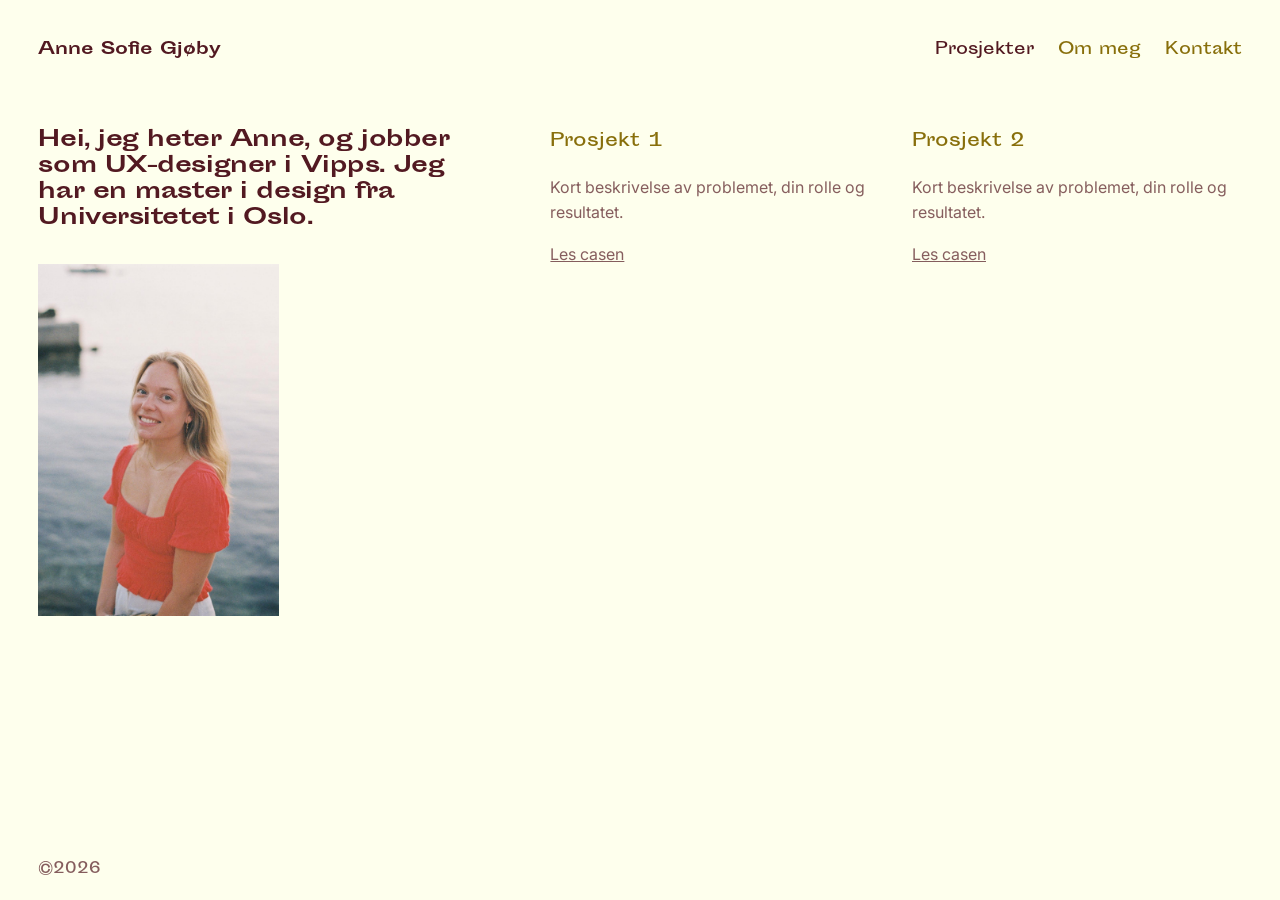
<file: index.html>
<!DOCTYPE html>
<html lang="no">
<head>
  <meta charset="UTF-8">
  <meta name="viewport" content="width=device-width, initial-scale=1">
  <title>Anne Sofie Gjøby</title>
  <!-- OBS: Beskrivelsen (her og i og:description under) og delingsbildet assets/og.jpg skal alltid ha samme tekst
       som presentasjonsteksten øverst på siden (<h1>). Endres den, må alle tre oppdateres. Se README. -->
  <meta name="description" content="Hei, jeg heter Anne, og jobber som UX-designer i Vipps. Jeg har en master i design fra Universitetet i Oslo.">
  <meta name="theme-color" content="#FEFFED">
  <link rel="canonical" href="https://annegjoby.github.io/portfolio/">

  <!-- Ikon i fanen og på hjemskjermen -->
  <link rel="icon" href="assets/favicon.svg" type="image/svg+xml">
  <link rel="icon" href="assets/favicon-32.png" type="image/png" sizes="32x32">
  <link rel="apple-touch-icon" href="assets/apple-touch-icon.png">

  <!-- Forhåndsvisning når siden deles (Slack, LinkedIn, iMessage m.m.) -->
  <meta property="og:type" content="website">
  <meta property="og:locale" content="nb_NO">
  <meta property="og:site_name" content="Anne Sofie Gjøby">
  <meta property="og:title" content="Anne Sofie Gjøby">
  <meta property="og:description" content="Hei, jeg heter Anne, og jobber som UX-designer i Vipps. Jeg har en master i design fra Universitetet i Oslo.">
  <meta property="og:url" content="https://annegjoby.github.io/portfolio/">
  <meta property="og:image" content="https://annegjoby.github.io/portfolio/assets/og.jpg">
  <meta property="og:image:width" content="1200">
  <meta property="og:image:height" content="630">
  <meta property="og:image:alt" content="Portrett av Anne Sofie Gjøby ved siden av presentasjonsteksten">
  <meta name="twitter:card" content="summary_large_image">

  <link rel="preconnect" href="https://fonts.googleapis.com">
  <link rel="preconnect" href="https://fonts.gstatic.com" crossorigin>
  <link href="https://fonts.googleapis.com/css2?family=Inter:wght@300;400;500;600&display=swap" rel="stylesheet">
  <link rel="stylesheet" href="css/style.css">
</head>
<body>
  <div class="split">
    <aside class="intro">
      <a class="logo" href="#hjem">Anne Sofie Gjøby</a>
      <!-- Denne teksten gjentas i meta description, og:description og assets/og.jpg i <head>. Oppdater alle (se README). -->
      <div class="intro-text">
        <h1 data-cursor="Om meg"><a class="intro-link" href="#om">Hei, jeg heter Anne, og jobber som UX-designer i Vipps. Jeg har en master i design fra Universitetet i Oslo.</a></h1>
        <img class="intro-photo" src="assets/anne.jpg" width="1215" height="1776" alt="Portrett av Anne Sofie Gjøby">
      </div>
      <p class="copyright">©2026</p>
    </aside>

    <div class="content">
      <nav class="site-nav" aria-label="Hovedmeny">
        <a href="#prosjekter">Prosjekter</a>
        <a href="#om">Om meg</a>
        <a href="#kontakt">Kontakt</a>
      </nav>

      <main>
        <section id="prosjekter" class="panel">
          <h2 class="section-title">Prosjekter</h2>
          <div id="project-list" class="cards"></div>
        </section>

        <section id="prosjekt" class="panel" hidden>
          <div id="project-detail"></div>
        </section>

        <section id="om" class="panel" hidden>
          <h2 class="section-title">Om meg</h2>
          <div class="cv">
            <div class="cv-col">
              <section class="cv-group">
                <h3>Arbeidserfaring</h3>
                <ul>
                  <li><span class="date">Juli 2023 – D.D.</span><strong>Senior UX designer</strong><span class="sub">Vipps</span></li>
                  <li><span class="date">August 2021 – Juni 2023</span><strong>Interaksjonsdesigner</strong><span class="sub">Sopra Steria</span></li>
                  <li><span class="date">Oktober 2020 – Juni 2021</span><strong>Deltid som UX designer</strong><span class="sub">Eyasys</span></li>
                  <li><span class="date">Juni 2020 – Juli 2020</span><strong>Sommerjobb som interaksjonsdesigner</strong><span class="sub">Bekk</span></li>
                  <li><span class="date">Januar 2018 – Desember 2018</span><strong>Gruppelærer</strong><span class="sub">Universitetet i Oslo</span></li>
                </ul>
              </section>

              <section class="cv-group">
                <h3>Utdanning</h3>
                <ul>
                  <li><span class="date">2019 – 2021</span><strong>Master i Informatikk: design, bruk og interaksjon</strong><span class="sub">Universitetet i Oslo</span></li>
                  <li><span class="date">2019</span><strong>Utveksling</strong><span class="sub">University of Melbourne</span></li>
                  <li><span class="date">2016 – 2019</span><strong>Bachelor i Informatikk: design, bruk og interaksjon</strong><span class="sub">Universitetet i Oslo</span></li>
                </ul>
              </section>
            </div>

            <div class="cv-col">
              <section class="cv-group">
                <h3>Kurs og sertifiseringer</h3>
                <ul>
                  <li><span class="date">2022</span><strong>Universell utforming</strong><span class="sub">Krav og design</span></li>
                  <li><span class="date">2022</span><strong>Universell utforming</strong><span class="sub">Grunnkurs</span></li>
                  <li><span class="date">2021</span><strong>UXQB Certified Professional for Usability and User Experience</strong><span class="sub">Foundation level (CPUX-F)</span></li>
                  <li><span class="date">2021</span><strong>Brukertesting</strong></li>
                </ul>
              </section>

              <section class="cv-group">
                <h3>Kursledelse</h3>
                <ul>
                  <li><span class="date">2022</span><strong>Kurs i avansert Miro</strong></li>
                </ul>
              </section>

              <section class="cv-group">
                <h3>Verv</h3>
                <ul>
                  <li><span class="date">2023 – D.D.</span><strong>Leder for «Strikk &amp; drikk»</strong><span class="sub">Vipps</span></li>
                  <li><span class="date">2025 – 2026</span><strong>Sosialansvarlig for designavdelingen</strong><span class="sub">Vipps</span></li>
                  <li><span class="date">2024</span><strong>Arrangør for «Design Days»</strong><span class="sub">Vipps</span></li>
                </ul>
              </section>
            </div>
          </div>

          <p class="download"><a href="assets/cv.pdf" download>Last ned CV</a></p>
        </section>

        <section id="kontakt" class="panel" hidden>
          <h2 class="section-title">Kontakt</h2>
          <a class="contact-link" href="mailto:annegjoby@gmail.com">
            <span class="contact-title">Send meg en mail 👋</span>
            <span class="contact-sub">annegjoby@gmail.com</span>
          </a>

          <a class="contact-link" href="https://www.linkedin.com/in/annegjoby" target="_blank" rel="noopener">
            <span class="contact-title">LinkedIn</span>
          </a>
        </section>
      </main>
    </div>
  </div>

  <script src="js/projects.js"></script>
  <script src="js/main.js"></script>
  <script src="js/cursor.js"></script>
</body>
</html>
</file>
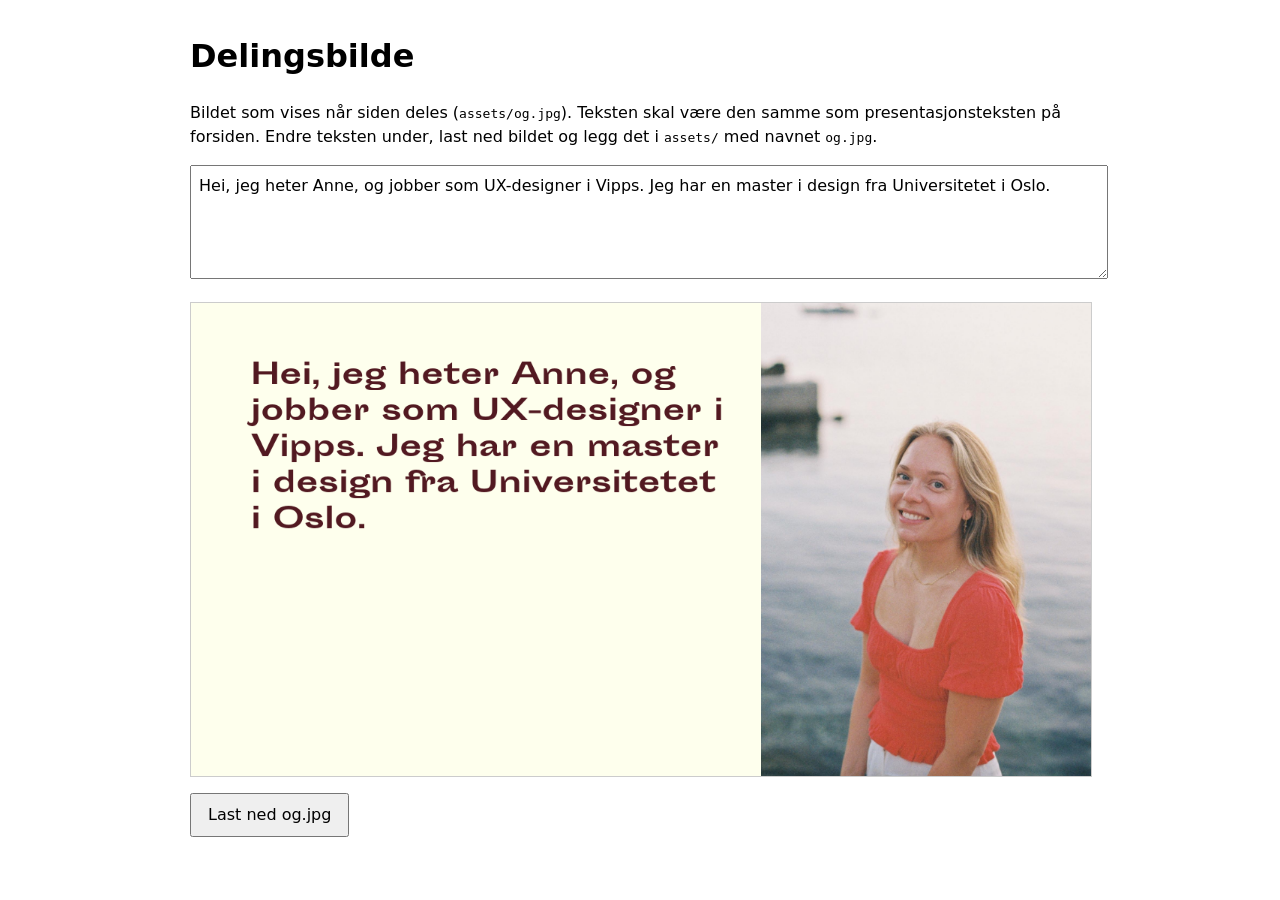
<file: tools/delingsbilde.html>
<!DOCTYPE html>
<html lang="no">
<head>
  <meta charset="UTF-8">
  <meta name="viewport" content="width=device-width, initial-scale=1">
  <meta name="robots" content="noindex">
  <title>Lag delingsbilde</title>
  <style>
    @font-face {
      font-family: "Sporting Grotesque";
      src: url("../assets/fonts/SportingGrotesque-Bold.otf") format("opentype");
      font-weight: 700;
    }
    body { max-width: 900px; margin: 2rem auto; padding: 0 1rem; font-family: system-ui, sans-serif; line-height: 1.5; }
    textarea { width: 100%; height: 6rem; font: inherit; padding: 0.5rem; }
    canvas { display: block; width: 100%; height: auto; margin: 1rem 0; border: 1px solid #ccc; }
    button { font: inherit; padding: 0.5rem 1rem; cursor: pointer; }
  </style>
</head>
<body>
  <h1>Delingsbilde</h1>
  <p>
    Bildet som vises når siden deles (<code>assets/og.jpg</code>). Teksten skal være den samme som presentasjonsteksten på forsiden.
    Endre teksten under, last ned bildet og legg det i <code>assets/</code> med navnet <code>og.jpg</code>.
  </p>

  <textarea id="text">Hei, jeg heter Anne, og jobber som UX-designer i Vipps. Jeg har en master i design fra Universitetet i Oslo.</textarea>
  <canvas id="card" width="1200" height="630"></canvas>
  <button id="download">Last ned og.jpg</button>

  <script>
    const W = 1200, H = 630; // standard størrelse for delingsbilder (ca. 1,9:1)
    const canvas = document.getElementById("card");
    const input = document.getElementById("text");

    // Deler teksten i linjer som passer innenfor bredden
    function wrap(g, text, maxWidth) {
      const lines = [];
      let line = "";
      text.split(/\s+/).forEach((word) => {
        const test = line ? `${line} ${word}` : word;
        if (line && g.measureText(test).width > maxWidth) {
          lines.push(line);
          line = word;
        } else {
          line = test;
        }
      });
      if (line) lines.push(line);
      return lines;
    }

    async function draw() {
      await document.fonts.load('700 38px "Sporting Grotesque"');
      const photo = new Image();
      photo.src = "../assets/anne.jpg";
      await photo.decode();

      const g = canvas.getContext("2d");
      g.fillStyle = "#FEFFED";
      g.fillRect(0, 0, W, H);

      // Portrett til høyre. Fyller hele høyden; beskjæres bare noen få piksler på sidene.
      const pw = 440;
      const px = W - pw;
      const scale = Math.max(pw / photo.naturalWidth, H / photo.naturalHeight);
      const sw = pw / scale, sh = H / scale;
      const sx = (photo.naturalWidth - sw) * 0.65;
      const sy = (photo.naturalHeight - sh) * 0.15;
      g.drawImage(photo, sx, sy, sw, sh, px, 0, pw, H);

      // Presentasjonsteksten øverst til venstre
      g.fillStyle = "#521921";
      g.textBaseline = "alphabetic";
      g.font = '700 38px "Sporting Grotesque"';
      const lines = wrap(g, input.value.trim(), px - 80 - 40);
      const lineHeight = 48;
      const top = 108; // første linje, med luft over (ca. 80 px til toppen av bokstavene)
      lines.forEach((line, i) => g.fillText(line, 80, top + i * lineHeight));
    }

    input.addEventListener("input", draw);
    document.getElementById("download").addEventListener("click", () => {
      canvas.toBlob((blob) => {
        const a = document.createElement("a");
        a.href = URL.createObjectURL(blob);
        a.download = "og.jpg";
        a.click();
        URL.revokeObjectURL(a.href);
      }, "image/jpeg", 0.88);
    });

    draw();
  </script>
</body>
</html>
</file>
<file: css/style.css>
/* Sporting Grotesque (Lucas Le Bihan), lisensiert under SIL Open Font License 1.1.
   Lisensteksten ligger i assets/fonts/OFL.txt. */
@font-face {
  font-family: "Sporting Grotesque";
  src: url("../assets/fonts/SportingGrotesque-Regular.otf") format("opentype");
  font-weight: 400;
  font-display: swap;
}

@font-face {
  font-family: "Sporting Grotesque";
  src: url("../assets/fonts/SportingGrotesque-Bold.otf") format("opentype");
  font-weight: 700;
  font-display: swap;
}

:root {
  --font-body: "Inter", system-ui, -apple-system, "Segoe UI", sans-serif;
  --font-display: "Sporting Grotesque", var(--font-body);
  --pad: clamp(1.25rem, 3vw, 3rem);
  --title-size: 1.125rem; /* overskrifter: prosjekttitler, CV-seksjoner og kontakt */
  --title-weight: 400;
  --burgundy: #521921;
  --butter: #FEFFED;
  --olive: #886F0B;
  --bg: var(--butter);
  --text: var(--burgundy);
  --muted: rgba(82, 25, 33, 0.7);
  --line: rgba(82, 25, 33, 0.2);
}

* { box-sizing: border-box; }

body {
  margin: 0;
  font-family: var(--font-body);
  line-height: 1.6;
  background: var(--bg);
  color: var(--text);
}

a { color: inherit; }
h1, h3 { font-family: var(--font-display); }

/* To kolonner: 40 / 60. Hele siden er smørgul. */
.split {
  display: grid;
  grid-template-columns: 2fr 3fr;
  min-height: 100vh;
  min-height: 100svh;
}

/* Venstre: presentasjon, står stille mens høyre side scroller */
.intro {
  position: sticky;
  top: 0;
  display: flex;
  flex-direction: column;
  height: 100vh;
  height: 100svh;
  padding: var(--pad);
  padding-bottom: calc(var(--pad) * 0.5); /* © står litt lengre ned */
  color: var(--burgundy);
}

.logo { font-family: var(--font-display); font-weight: 700; text-decoration: none; }

/* Toppstilt, på linje med overskriften til høyre */
.intro-text { margin-top: 4rem; }

.download {
  margin: 3rem 0 0;
  font-family: var(--font-display);
  font-size: 0.95rem;
}

/* Portrett under presentasjonen */
.intro-photo {
  display: block;
  height: min(46svh, 22rem);
  width: auto;
  margin-top: 2rem;
  aspect-ratio: 1215 / 1776;
}


.intro h1 {
  max-width: 28ch;
  margin: 0;
  font-size: clamp(1.15rem, 1.7vw, 1.6rem);
  font-weight: 600;
  line-height: 1.2;
  letter-spacing: -0.02em;
}

.copyright { margin: auto 0 0; font-family: var(--font-display); font-size: 0.9rem; color: inherit; opacity: 0.7; }

/* Høyre: meny og skiftende innhold */
.content {
  padding: 0 var(--pad) var(--pad);
}

/* Menyen blir stående øverst når innholdet scroller */
.site-nav {
  position: sticky;
  top: 0;
  z-index: 5;
  padding: var(--pad) 0 1rem;
  background: var(--butter);
  display: flex;
  justify-content: flex-end;
  gap: 1.5rem;
  font-family: var(--font-display);
}

.site-nav a { text-decoration: none; color: var(--olive); }
/* Seksjonstitler vises bare på mobil, der alt ligger på én side */
.section-title { display: none; }
.site-nav a[aria-current="page"] { color: var(--burgundy); }

.panel { padding: 3rem 0 2rem; }
.panel[hidden] { display: none; }
.panel > :first-child { margin-top: 0; }
.panel > p { max-width: 60ch; }

/* CV: to kolonner med korte rader (dato, tittel, sted) */
.cv { display: grid; grid-template-columns: 1fr 1fr; gap: 0 3rem; align-items: start; }
.cv-col { display: flex; flex-direction: column; gap: 2.5rem; }

/* .panel gjelder også de nestede <section>-ene, så nullstill padding */
.cv-group { padding: 0; }
.cv-group h3 {
  margin: 0 0 1rem;
  padding-bottom: 0.35rem;
  border-bottom: 1px solid var(--line);
  font-size: var(--title-size);
  font-weight: var(--title-weight);
  color: var(--olive);
}

.cv-group ul { margin: 0; padding: 0; list-style: none; }
.cv-group li { margin-bottom: 1.1rem; line-height: 1.35; }
.cv .date { display: block; margin-bottom: 0.25rem; font-size: 0.875rem; }
.cv strong { display: block; font-size: 1.0625rem; font-weight: 500; }
.cv .sub { display: block; font-weight: 400; }

/* Kontakt: store lenker */
.contact-link { display: block; margin-bottom: 2.5rem; text-decoration: none; }

/* Samme størrelse som presentasjonsteksten til venstre */
.contact-title {
  display: block;
  font-family: var(--font-display);
  font-size: var(--title-size);
  font-weight: var(--title-weight);
  line-height: 1.2;
  letter-spacing: -0.02em;
  color: var(--burgundy);
}

.contact-sub {
  display: block;
  margin-top: 0.25rem;
  font-weight: 300;
  overflow-wrap: anywhere;
}

.cards { display: grid; gap: 2rem; grid-template-columns: repeat(auto-fill, minmax(min(280px, 100%), 1fr)); }
.card h3 { margin-top: 0; font-size: var(--title-size); font-weight: var(--title-weight); color: var(--olive); }
.card p { color: var(--muted); }

/* Prosjektside */
.back { display: inline-block; margin-bottom: 2rem; font-family: var(--font-display); text-decoration: none; }
.detail-title { margin: 0 0 0.5rem; font-size: var(--title-size); font-weight: var(--title-weight); color: var(--olive); }
.detail-lead { margin: 0 0 0.5rem; max-width: 60ch; font-size: 1.0625rem; }
.detail-facts { margin: 0 0 1.5rem; font-size: 0.875rem; opacity: 0.7; }
#project-detail p { max-width: 60ch; }
#project-detail img { display: block; width: 100%; height: auto; margin: 1.5rem 0; }

/* Mobil: fast topplinje med navnet. Hjem er én lang side:
   presentasjon, bilde, prosjekter, CV og kontakt, hver med egen tittel. */
@media (max-width: 800px) {
  :root { --header-h: 3.5rem; }

  /* Fast stripe bak navnet, så innholdet ikke vises gjennom når man scroller */
  body::before {
    content: "";
    position: fixed;
    top: 0;
    left: 0;
    right: 0;
    height: var(--header-h);
    background: var(--butter);
    z-index: 19;
  }

  .split {
    display: flex;
    flex-direction: column;
    padding: calc(var(--header-h) + 1.5rem) var(--pad) var(--pad);
  }

  .intro, .content { display: contents; }

  /* Ingen meny på mobil. Navnet øverst tar deg til toppen av siden. */
  .site-nav { display: none; }

  .logo {
    position: fixed;
    top: 0;
    left: var(--pad);
    height: var(--header-h);
    display: flex;
    align-items: center;
    z-index: 20;
    font-size: 0.9375rem;
  }

  .intro-text { order: 1; margin-top: 0; }
  .intro h1 { max-width: none; font-size: 1.5rem; }

  main { order: 2; }
  .panel { padding: 4.5rem 0 0; scroll-margin-top: var(--header-h); }

  .section-title {
    display: block;
    margin: 0 0 1.75rem;
    font-family: var(--font-display);
    font-size: 1.375rem;
    font-weight: var(--title-weight);
    line-height: 1.2;
    color: var(--burgundy);
  }

  body[data-view="panel"] .panel { padding-top: 0.5rem; }
  .cv { grid-template-columns: 1fr; gap: 2.5rem; }

  .copyright { order: 3; margin-top: auto; padding-top: 2.5rem; }

  /* Portrett på hjem-siden */
  body[data-view="home"] .intro-photo { display: block; width: min(60vw, 240px); height: auto; }
  body[data-view="panel"] .intro-text { display: none; }
}

/* Hele prosjektkortet er klikkbart (første lenke strekkes over kortet) */
.card { position: relative; }
.card a:first-of-type::after { content: ""; position: absolute; inset: 0; }

/* Egen musepeker (se js/cursor.js).
   Pekeren er tre lag som ligger oppå hverandre og sammen gjør at alt under pekeren byttes til to farger:
   1) «filter»: gjør det som ligger under om til svart/hvitt. Alt lyst (smørgul bakgrunn) blir svart,
      alt annet (burgunder og olivengrønn tekst) blir hvitt.
   2) «multiply» med smørgul: hvitt blir smørgul, svart forblir svart.
   3) «lighten» med burgunder: svart blir burgunder, smørgul forblir smørgul.
   Resultat: over smørgul bakgrunn er pekeren burgunder, over alt annet er den smørgul,
   og tekst under pekeren bytter dermed til motsatt farge, også olivengrønn. */
.has-cursor, .has-cursor a, .has-cursor button { cursor: none; }

.cursor {
  position: fixed;
  top: 0;
  left: 0;
  z-index: 1000;
  pointer-events: none;
}

.cursor--multiply { z-index: 1001; mix-blend-mode: multiply; }
.cursor--lighten { z-index: 1002; mix-blend-mode: lighten; }

.cursor__dot {
  display: flex;
  align-items: center;
  justify-content: center;
  width: 80px;
  height: 80px;
  margin: -40px 0 0 -40px;
  border-radius: 50%;
  transform: scale(0);
  transition: transform 0.3s cubic-bezier(0.34, 1.56, 0.64, 1);
}

.cursor--filter .cursor__dot {
  -webkit-backdrop-filter: grayscale(1) brightness(0.625) contrast(12) invert(1);
  backdrop-filter: grayscale(1) brightness(0.625) contrast(12) invert(1);
}

/* Lag 2 og 3 er litt større enn lag 1, så kanten av sirkelen ikke får en mørk kant */
.cursor--multiply .cursor__dot,
.cursor--lighten .cursor__dot { width: 88px; height: 88px; margin: -44px 0 0 -44px; }

.cursor--multiply .cursor__dot { background: var(--butter); }
.cursor--lighten .cursor__dot { background: var(--burgundy); }

.cursor_active .cursor__dot { transform: scale(0.25); }
.cursor_active.cursor_hover .cursor__dot { transform: scale(0.6); }
.cursor_active.cursor_down .cursor__dot { transform: scale(0.2); }

/* Sirkel med tekst (over prosjekter og presentasjonen): helt dekkende, ingen filter */
.cursor_message.cursor--multiply, .cursor_message.cursor--lighten { display: none; }

.cursor_active.cursor_message .cursor__dot {
  -webkit-backdrop-filter: none;
  backdrop-filter: none;
  background: var(--burgundy);
  color: var(--butter);
  transform: scale(1);
}

.cursor_active.cursor_message.cursor_down .cursor__dot { transform: scale(0.9); }

/* Over portrettet er pekeren ensfarget burgunder, uten filter */
.cursor_solid.cursor--multiply, .cursor_solid.cursor--lighten { display: none; }

.cursor_solid.cursor--filter .cursor__dot {
  -webkit-backdrop-filter: none;
  backdrop-filter: none;
  background: var(--burgundy);
}

/* Nettlesere uten backdrop-filter får en enkel, ensfarget peker */
@supports not ((backdrop-filter: blur(1px)) or (-webkit-backdrop-filter: blur(1px))) {
  .cursor--multiply, .cursor--lighten { display: none; }
  .cursor--filter .cursor__dot { background: var(--burgundy); }
}

.cursor__message {
  font-family: var(--font-display);
  font-size: 1rem;
  max-width: 2.5rem; /* smalt nok til at «Om meg» deles på to linjer */
  line-height: 1.15;
  text-align: center;
  opacity: 0;
  transition: opacity 0.2s;
}

.cursor_message .cursor__message { opacity: 1; }

@media (prefers-reduced-motion: reduce) {
  .cursor__dot, .cursor__message { transition: none; }
}

/* Presentasjonsteksten er en lenke til Om meg */
.intro-link { color: inherit; text-decoration: none; }
</file>
